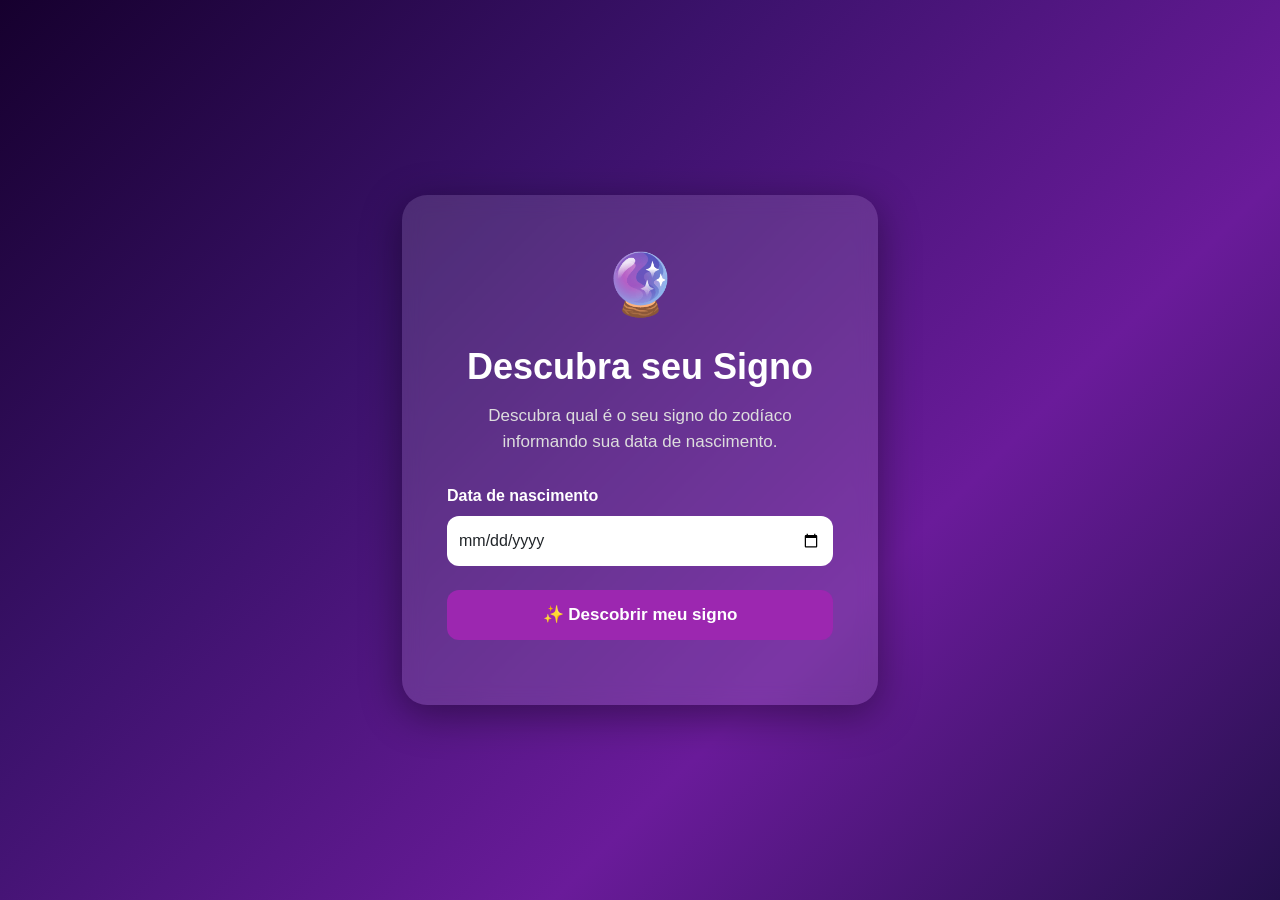
<file: index.html>
<!DOCTYPE html>
<html lang="pt-BR">

<head>
    <meta charset="UTF-8">
    <meta name="viewport" content="width=device-width, initial-scale=1.0">

    <title>Descubra seu Signo</title>

    <!-- Bootstrap -->
    <link href="https://cdn.jsdelivr.net/npm/bootstrap@5.3.3/dist/css/bootstrap.min.css" rel="stylesheet">

    <!-- CSS próprio -->
    <link rel="stylesheet" href="style.css">
</head>

<body>

    <div class="container">
        <div class="card-principal">

            <div class="icone">🔮</div>

            <h1>Descubra seu Signo</h1>

            <p class="descricao">
                Descubra qual é o seu signo do zodíaco
                informando sua data de nascimento.
            </p>

            <form id="formSigno">

                <div class="mb-4">
                    <label for="dataNascimento" class="form-label">
                        Data de nascimento
                    </label>

                    <input type="date" class="form-control" id="dataNascimento" required>
                </div>

                <button type="submit" class="btn btn-primary w-100">
                    ✨ Descobrir meu signo
                </button>

            </form>

            <p id="mensagem" class="mensagem"></p>

        </div>
    </div>

    <!-- JavaScript -->
    <script src="script.js"></script>

</body>

</html>
</file>
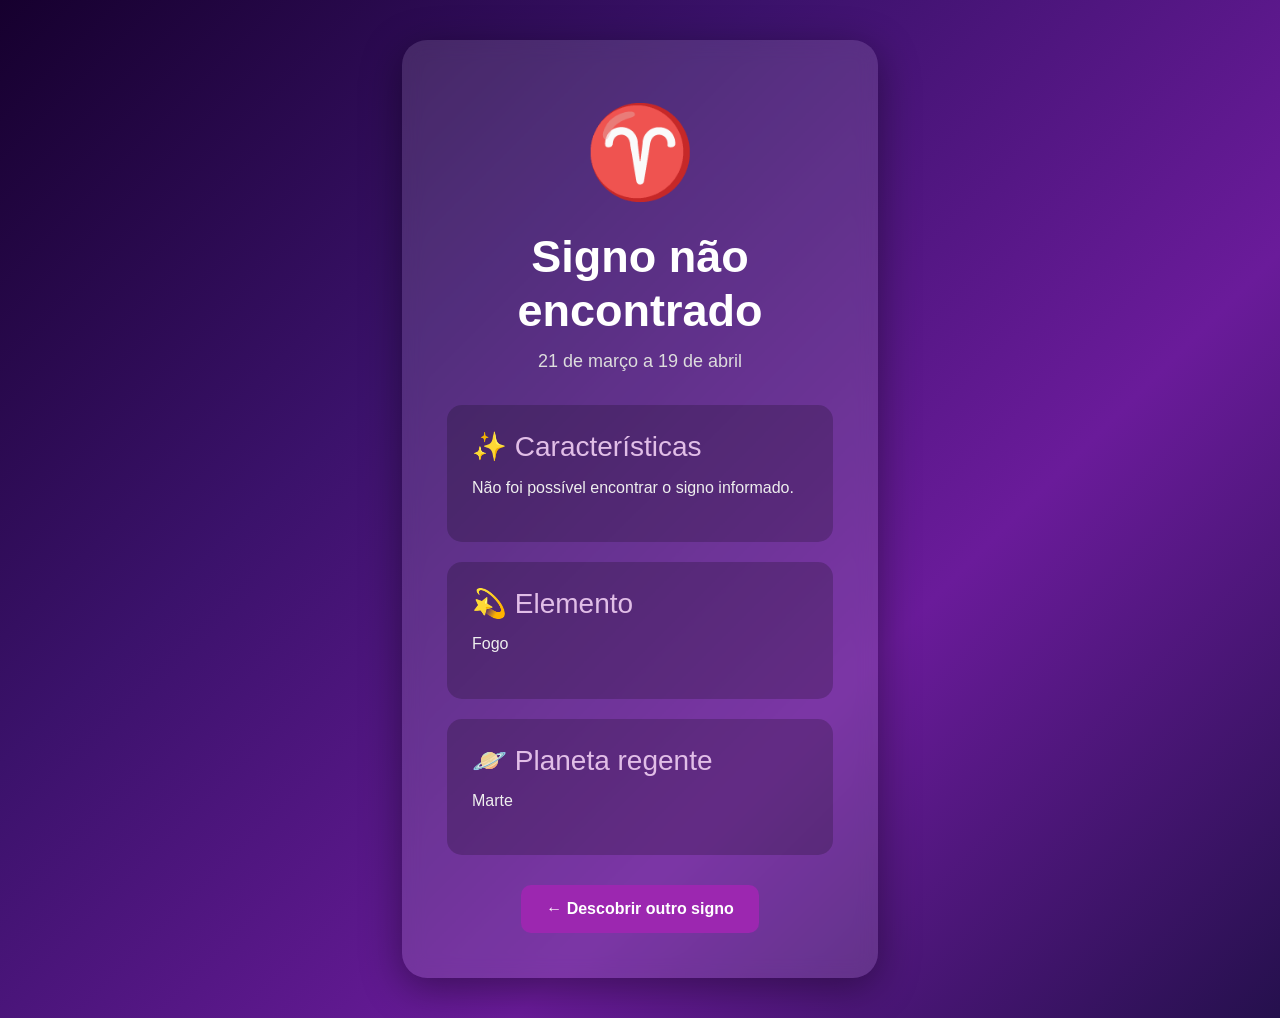
<file: signo.html>
<!DOCTYPE html>
<html lang="pt-BR">

<head>

    <meta charset="UTF-8">

    <meta name="viewport" content="width=device-width, initial-scale=1.0">

    <title>Seu Signo</title>

    <!-- Bootstrap -->
    <link href="https://cdn.jsdelivr.net/npm/bootstrap@5.3.3/dist/css/bootstrap.min.css" rel="stylesheet">

    <!-- CSS -->
    <link rel="stylesheet" href="style.css">

</head>

<body>

    <div class="container">

        <div class="resultado-card">

            <div id="simbolo" class="simbolo-signo">
                ♈
            </div>

            <h1 id="nome" class="nome-signo">
                Áries
            </h1>

            <p id="periodo" class="periodo">
                21 de março a 19 de abril
            </p>

            <div class="info">

                <h3>✨ Características</h3>

                <p id="caracteristicas">
                    Carregando informações...
                </p>

            </div>

            <div class="info">

                <h3>💫 Elemento</h3>

                <p id="elemento">
                    Fogo
                </p>

            </div>

            <div class="info">

                <h3>🪐 Planeta regente</h3>

                <p id="planeta">
                    Marte
                </p>

            </div>

            <a href="index.html" class="voltar">
                ← Descobrir outro signo
            </a>

        </div>

    </div>

    <script>

        const signos = {

            aries: {
                nome: "Áries",
                simbolo: "♈",
                periodo: "21 de março a 19 de abril",
                elemento: "Fogo",
                planeta: "Marte",
                caracteristicas:
                    "Áries é conhecido por sua coragem, energia e determinação. Pessoas desse signo costumam ser aventureiras, independentes e gostam de novos desafios."
            },

            touro: {
                nome: "Touro",
                simbolo: "♉",
                periodo: "20 de abril a 20 de maio",
                elemento: "Terra",
                planeta: "Vênus",
                caracteristicas:
                    "Touro é conhecido por ser paciente, determinado e leal. Valoriza estabilidade, conforto e segurança, além de apreciar as coisas boas da vida."
            },

            gemeos: {
                nome: "Gêmeos",
                simbolo: "♊",
                periodo: "21 de maio a 20 de junho",
                elemento: "Ar",
                planeta: "Mercúrio",
                caracteristicas:
                    "Gêmeos é comunicativo, curioso e inteligente. Pessoas desse signo gostam de aprender, conversar e conhecer coisas novas."
            },

            cancer: {
                nome: "Câncer",
                simbolo: "♋",
                periodo: "21 de junho a 22 de julho",
                elemento: "Água",
                planeta: "Lua",
                caracteristicas:
                    "Câncer é um signo sensível, protetor e muito ligado à família. Costuma valorizar sentimentos, amizades e relações próximas."
            },

            leao: {
                nome: "Leão",
                simbolo: "♌",
                periodo: "23 de julho a 22 de agosto",
                elemento: "Fogo",
                planeta: "Sol",
                caracteristicas:
                    "Leão é conhecido por sua confiança, criatividade e generosidade. Pessoas desse signo costumam gostar de liderança e de expressar sua personalidade."
            },

            virgem: {
                nome: "Virgem",
                simbolo: "♍",
                periodo: "23 de agosto a 22 de setembro",
                elemento: "Terra",
                planeta: "Mercúrio",
                caracteristicas:
                    "Virgem é organizado, cuidadoso e observador. Costuma prestar atenção aos detalhes e gosta de ajudar as pessoas."
            },

            libra: {
                nome: "Libra",
                simbolo: "♎",
                periodo: "23 de setembro a 22 de outubro",
                elemento: "Ar",
                planeta: "Vênus",
                caracteristicas:
                    "Libra valoriza equilíbrio, harmonia e relacionamentos. Pessoas desse signo costumam ser diplomáticas, sociáveis e gostam de beleza."
            },

            escorpiao: {
                nome: "Escorpião",
                simbolo: "♏",
                periodo: "23 de outubro a 21 de novembro",
                elemento: "Água",
                planeta: "Plutão",
                caracteristicas:
                    "Escorpião é intenso, determinado e misterioso. Costuma demonstrar muita dedicação às pessoas e aos objetivos que considera importantes."
            },

            sagitario: {
                nome: "Sagitário",
                simbolo: "♐",
                periodo: "22 de novembro a 21 de dezembro",
                elemento: "Fogo",
                planeta: "Júpiter",
                caracteristicas:
                    "Sagitário é aventureiro, otimista e gosta de liberdade. Pessoas desse signo costumam gostar de viagens, descobertas e novas experiências."
            },

            capricornio: {
                nome: "Capricórnio",
                simbolo: "♑",
                periodo: "22 de dezembro a 19 de janeiro",
                elemento: "Terra",
                planeta: "Saturno",
                caracteristicas:
                    "Capricórnio é responsável, disciplinado e determinado. Costuma estabelecer objetivos e trabalhar bastante para alcançá-los."
            },

            aquario: {
                nome: "Aquário",
                simbolo: "♒",
                periodo: "20 de janeiro a 18 de fevereiro",
                elemento: "Ar",
                planeta: "Urano",
                caracteristicas:
                    "Aquário é independente, criativo e inovador. Pessoas desse signo costumam gostar de liberdade e de ideias diferentes."
            },

            peixes: {
                nome: "Peixes",
                simbolo: "♓",
                periodo: "19 de fevereiro a 20 de março",
                elemento: "Água",
                planeta: "Netuno",
                caracteristicas:
                    "Peixes é sensível, imaginativo e empático. Costuma ter muita criatividade e se preocupar bastante com os sentimentos das outras pessoas."
            }

        };


        // Pega o signo enviado pela página inicial
        const parametros = new URLSearchParams(window.location.search);

        const signoEscolhido = parametros.get("signo");

        const signo = signos[signoEscolhido];


        // Mostra as informações na tela
        if (signo) {

            document.getElementById("simbolo").textContent =
                signo.simbolo;

            document.getElementById("nome").textContent =
                signo.nome;

            document.getElementById("periodo").textContent =
                signo.periodo;

            document.getElementById("caracteristicas").textContent =
                signo.caracteristicas;

            document.getElementById("elemento").textContent =
                signo.elemento;

            document.getElementById("planeta").textContent =
                signo.planeta;

        } else {

            document.getElementById("nome").textContent =
                "Signo não encontrado";

            document.getElementById("caracteristicas").textContent =
                "Não foi possível encontrar o signo informado.";

        }

    </script>

</body>

</html>
</file>
<file: style.css>
* {
    margin: 0;
    padding: 0;
    box-sizing: border-box;
}

body {
    min-height: 100vh;

    display: flex;
    align-items: center;
    justify-content: center;

    font-family: Arial, sans-serif;

    background: linear-gradient(135deg,
            #16002e,
            #3b126b,
            #6a1b9a,
            #25104d);

    color: white;
}

.container {
    max-width: 500px;
}

.card-principal {
    background: rgba(255, 255, 255, 0.12);

    padding: 45px;

    border-radius: 25px;

    text-align: center;

    box-shadow: 0 10px 40px rgba(0, 0, 0, 0.4);

    backdrop-filter: blur(10px);
}

.icone {
    font-size: 60px;
    margin-bottom: 15px;
}

h1 {
    font-size: 36px;
    font-weight: bold;

    margin-bottom: 15px;
}

.descricao {
    color: #ddd;

    font-size: 17px;

    margin-bottom: 30px;
}

.form-label {
    display: block;

    text-align: left;

    font-weight: bold;

    margin-bottom: 8px;
}

.form-control {
    height: 50px;

    border-radius: 12px;

    border: none;
}

.btn-primary {
    height: 50px;

    border-radius: 12px;

    font-size: 17px;

    font-weight: bold;

    background-color: #9c27b0;

    border: none;
}

.btn-primary:hover {
    background-color: #7b1fa2;
}

.mensagem {
    margin-top: 20px;

    color: #ffb3b3;

    font-weight: bold;
}


/* Página do resultado */

.resultado-card {
    max-width: 700px;

    margin: 40px auto;

    background: rgba(255, 255, 255, 0.12);

    padding: 45px;

    border-radius: 25px;

    text-align: center;

    box-shadow: 0 10px 40px rgba(0, 0, 0, 0.4);

    backdrop-filter: blur(10px);
}

.simbolo-signo {
    font-size: 90px;

    margin-bottom: 10px;
}

.nome-signo {
    font-size: 45px;

    font-weight: bold;

    color: #ffffff;

    margin-bottom: 10px;
}

.periodo {
    color: #ddd;

    font-size: 18px;

    margin-bottom: 30px;
}

.info {
    text-align: left;

    background: rgba(0, 0, 0, 0.2);

    padding: 25px;

    border-radius: 15px;

    margin-top: 20px;
}

.info h3 {
    color: #e1bee7;

    margin-bottom: 10px;
}

.info p {
    color: #eee;

    line-height: 1.7;
}

.voltar {
    margin-top: 30px;

    display: inline-block;

    background-color: #9c27b0;

    color: white;

    padding: 12px 25px;

    border-radius: 10px;

    text-decoration: none;

    font-weight: bold;
}

.voltar:hover {
    background-color: #7b1fa2;

    color: white;
}
</file>
